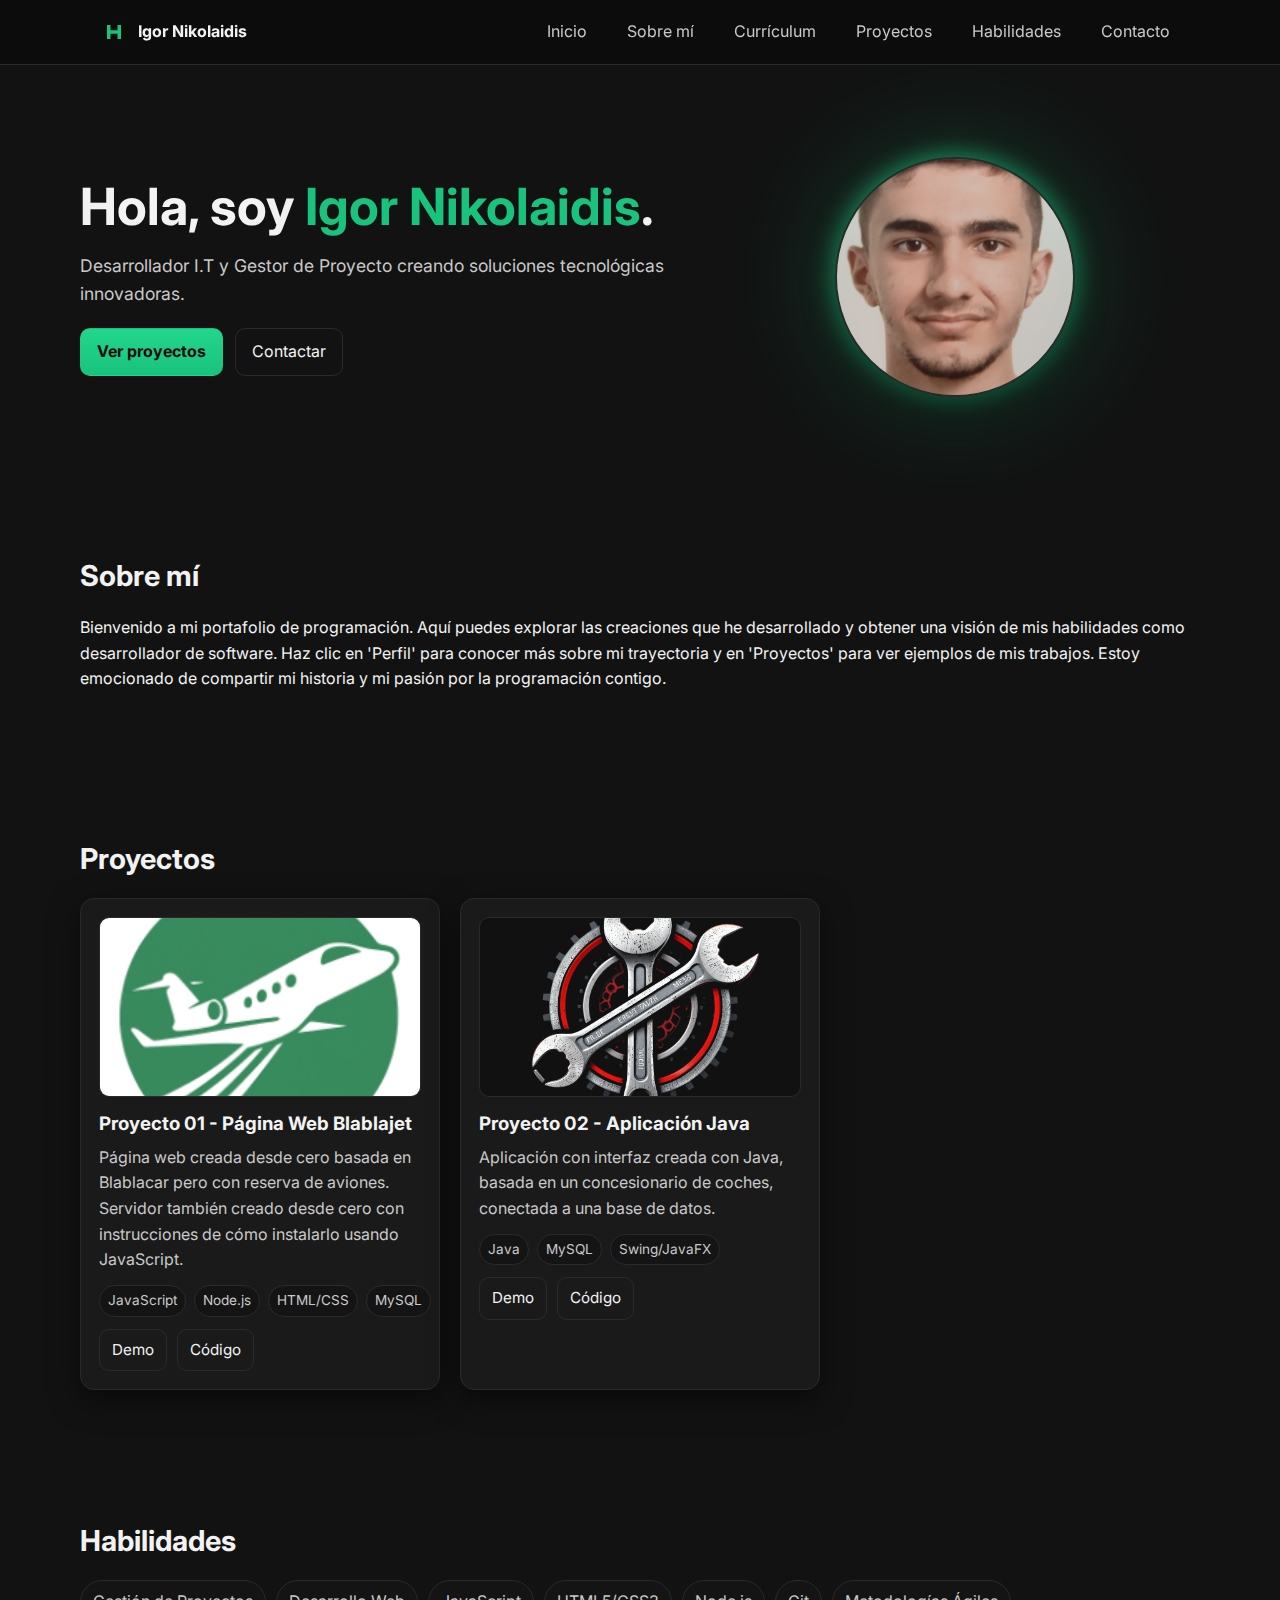
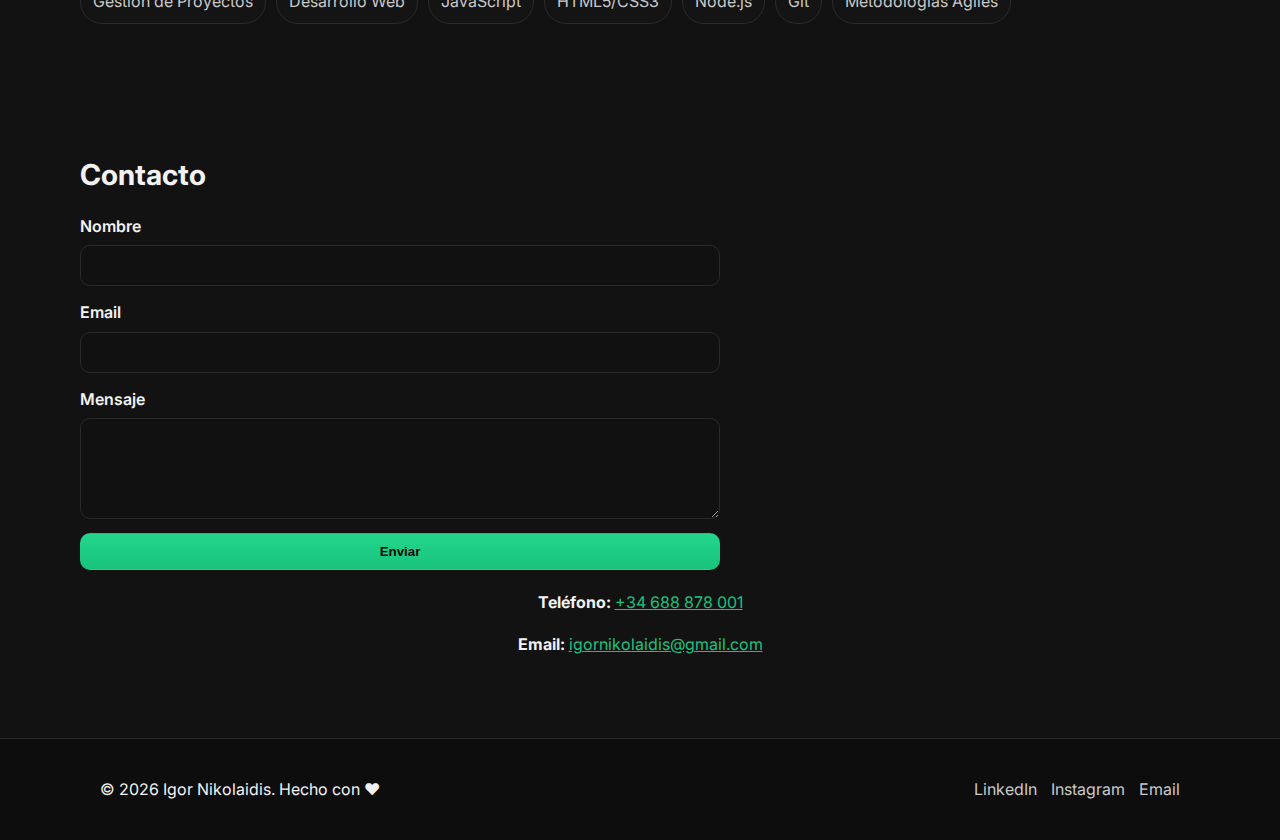
<file: index.html>
<!doctype html>
<html lang="es">
<head>
	<meta charset="utf-8" />
	<meta name="viewport" content="width=device-width, initial-scale=1" />
	<title>Igor Nikolaidis | Desarrollador I.T</title>
	<meta name="description" content="Portafolio de Igor Nikolaidis - Desarrollador I.T y Gestor de Proyecto. Descubre mis proyectos y habilidades." />
	<link rel="preconnect" href="https://fonts.googleapis.com">
	<link rel="preconnect" href="https://fonts.gstatic.com" crossorigin>
	<link href="https://fonts.googleapis.com/css2?family=Inter:wght@300;400;600;800&display=swap" rel="stylesheet">
	<link rel="stylesheet" href="Css/styles.css" />
	<link rel="icon" href="assets/favicon.svg" type="image/svg+xml">
</head>
<body>
	<header class="site-header">
		<div class="container header-inner">
			<a class="brand" href="#home" aria-label="Ir al inicio">
				<svg class="logo" viewBox="0 0 32 32" aria-hidden="true"><path d="M4 4h24v24H4z" fill="none"/><path d="M8 24V8h4v6h8V8h4v16h-4v-6h-8v6z" fill="currentColor"/></svg>
				<span>Igor Nikolaidis</span>
			</a>
			<button class="nav-toggle" aria-label="Abrir menú" aria-expanded="false" aria-controls="site-nav">
				<span></span><span></span><span></span>
			</button>
			<nav id="site-nav" class="site-nav" aria-label="Principal">
				<ul>
					<li><a href="#home">Inicio</a></li>
					<li><a href="#about">Sobre mí</a></li>
					<li><a href="curriculum.html">Currículum</a></li>
					<li><a href="proyectos.html">Proyectos</a></li>
					<li><a href="#skills">Habilidades</a></li>
					<li><a href="#contact">Contacto</a></li>
				</ul>
			</nav>
		</div>
	</header>

	<main id="home">
		<section class="hero container" aria-labelledby="hero-title">
			<div class="hero-text">
				<h1 id="hero-title">Hola, soy <span class="accent">Igor Nikolaidis</span>.</h1>
				<p class="lead">Desarrollador I.T y Gestor de Proyecto creando soluciones tecnológicas innovadoras.</p>
				<div class="hero-cta">
					<a class="btn primary" href="proyectos.html">Ver proyectos</a>
					<a class="btn ghost" href="#contact">Contactar</a>
				</div>
			</div>
			<div class="hero-art" aria-hidden="true">
				<div class="orb"></div>
				<img class="hero-photo" src="Media/FotoPerfil.jpg" alt="Foto de perfil de Igor Nikolaidis" />
			</div>
		</section>

		<section id="about" class="section container" aria-labelledby="about-title">
			<h2 id="about-title">Sobre mí</h2>
			<p>Bienvenido a mi portafolio de programación. Aquí puedes explorar las creaciones que he desarrollado y obtener una visión de mis habilidades como desarrollador de software. Haz clic en 'Perfil' para conocer más sobre mi trayectoria y en 'Proyectos' para ver ejemplos de mis trabajos. Estoy emocionado de compartir mi historia y mi pasión por la programación contigo.
			</p>
		</section>

		<section id="projects" class="section container" aria-labelledby="projects-title">
			<h2 id="projects-title">Proyectos</h2>
			<div class="grid projects-grid">
				<article class="card">
					<img class="card-img" src="Media/BlablaIcon.png" alt="Captura del proyecto Blablajet" loading="lazy" />
					<h3>Proyecto 01 - Página Web Blablajet</h3>
					<p>Página web creada desde cero basada en Blablacar pero con reserva de aviones. Servidor también creado desde cero con instrucciones de cómo instalarlo usando JavaScript.</p>
					<ul class="tags">
						<li>JavaScript</li>
						<li>Node.js</li>
						<li>HTML/CSS</li>
						<li>MySQL</li>
					</ul>
					<div class="card-actions">
						<a class="btn small" href="#" target="_blank" rel="noopener">Demo</a>
						<a class="btn small ghost" href="#" target="_blank" rel="noopener">Código</a>
					</div>
				</article>
				
				<article class="card">
					<img class="card-img" src="Media/Concesionario.png" alt="Captura de la aplicación Java de concesionario" loading="lazy" />
					<h3>Proyecto 02 - Aplicación Java</h3>
					<p>Aplicación con interfaz creada con Java, basada en un concesionario de coches, conectada a una base de datos.</p>
					<ul class="tags">
						<li>Java</li>
						<li>MySQL</li>
						<li>Swing/JavaFX</li>
					</ul>
					<div class="card-actions">
						<a class="btn small" href="#" target="_blank" rel="noopener">Demo</a>
						<a class="btn small ghost" href="#" target="_blank" rel="noopener">Código</a>
					</div>
				</article>
			</div>
		</section>

		<section id="skills" class="section container" aria-labelledby="skills-title">
			<h2 id="skills-title">Habilidades</h2>
			<ul class="skills-list">
				<li>Gestión de Proyectos</li>
				<li>Desarrollo Web</li>
				<li>JavaScript</li>
				<li>HTML5/CSS3</li>
				<li>Node.js</li>
				<li>Git</li>
				<li>Metodologías Ágiles</li>
			</ul>
		</section>

		<section id="contact" class="section container" aria-labelledby="contact-title">
			<h2 id="contact-title">Contacto</h2>
			<form class="contact-form" action="https://formspree.io/f/mgegbvkw" method="POST">
				<label>
					<span>Nombre</span>
					<input type="text" name="name" required />
				</label>
				<label>
					<span>Email</span>
					<input type="email" name="email" required />
				</label>
				<label>
					<span>Mensaje</span>
					<textarea name="message" rows="5" required></textarea>
				</label>
				<button class="btn primary" type="submit">Enviar</button>
			</form>
			<div style="margin-top: 20px; text-align: center;">
				<p><strong>Teléfono:</strong> <a href="tel:+34688878001" style="color: var(--accent);">+34 688 878 001</a></p>
				<p><strong>Email:</strong> <a href="mailto:igornikolaidis@gmail.com" style="color: var(--accent);">igornikolaidis@gmail.com</a></p>
			</div>
		</section>
	</main>

	<footer class="site-footer">
		<div class="container footer-inner">
			<p>© <span id="year"></span> Igor Nikolaidis. Hecho con ❤</p>
			<ul class="social">
				<li><a href="https://linkedin.com/in/igornikolaidis" target="_blank" rel="noopener" aria-label="LinkedIn">LinkedIn</a></li>
				<li><a href="https://instagram.com/igornikolaidis" target="_blank" rel="noopener" aria-label="Instagram">Instagram</a></li>
				<li><a href="mailto:igornikolaidis@gmail.com" aria-label="Email">Email</a></li>
			</ul>
		</div>
	</footer>

	<script src="Js/script.js"></script>
</body>
</html>
</file>
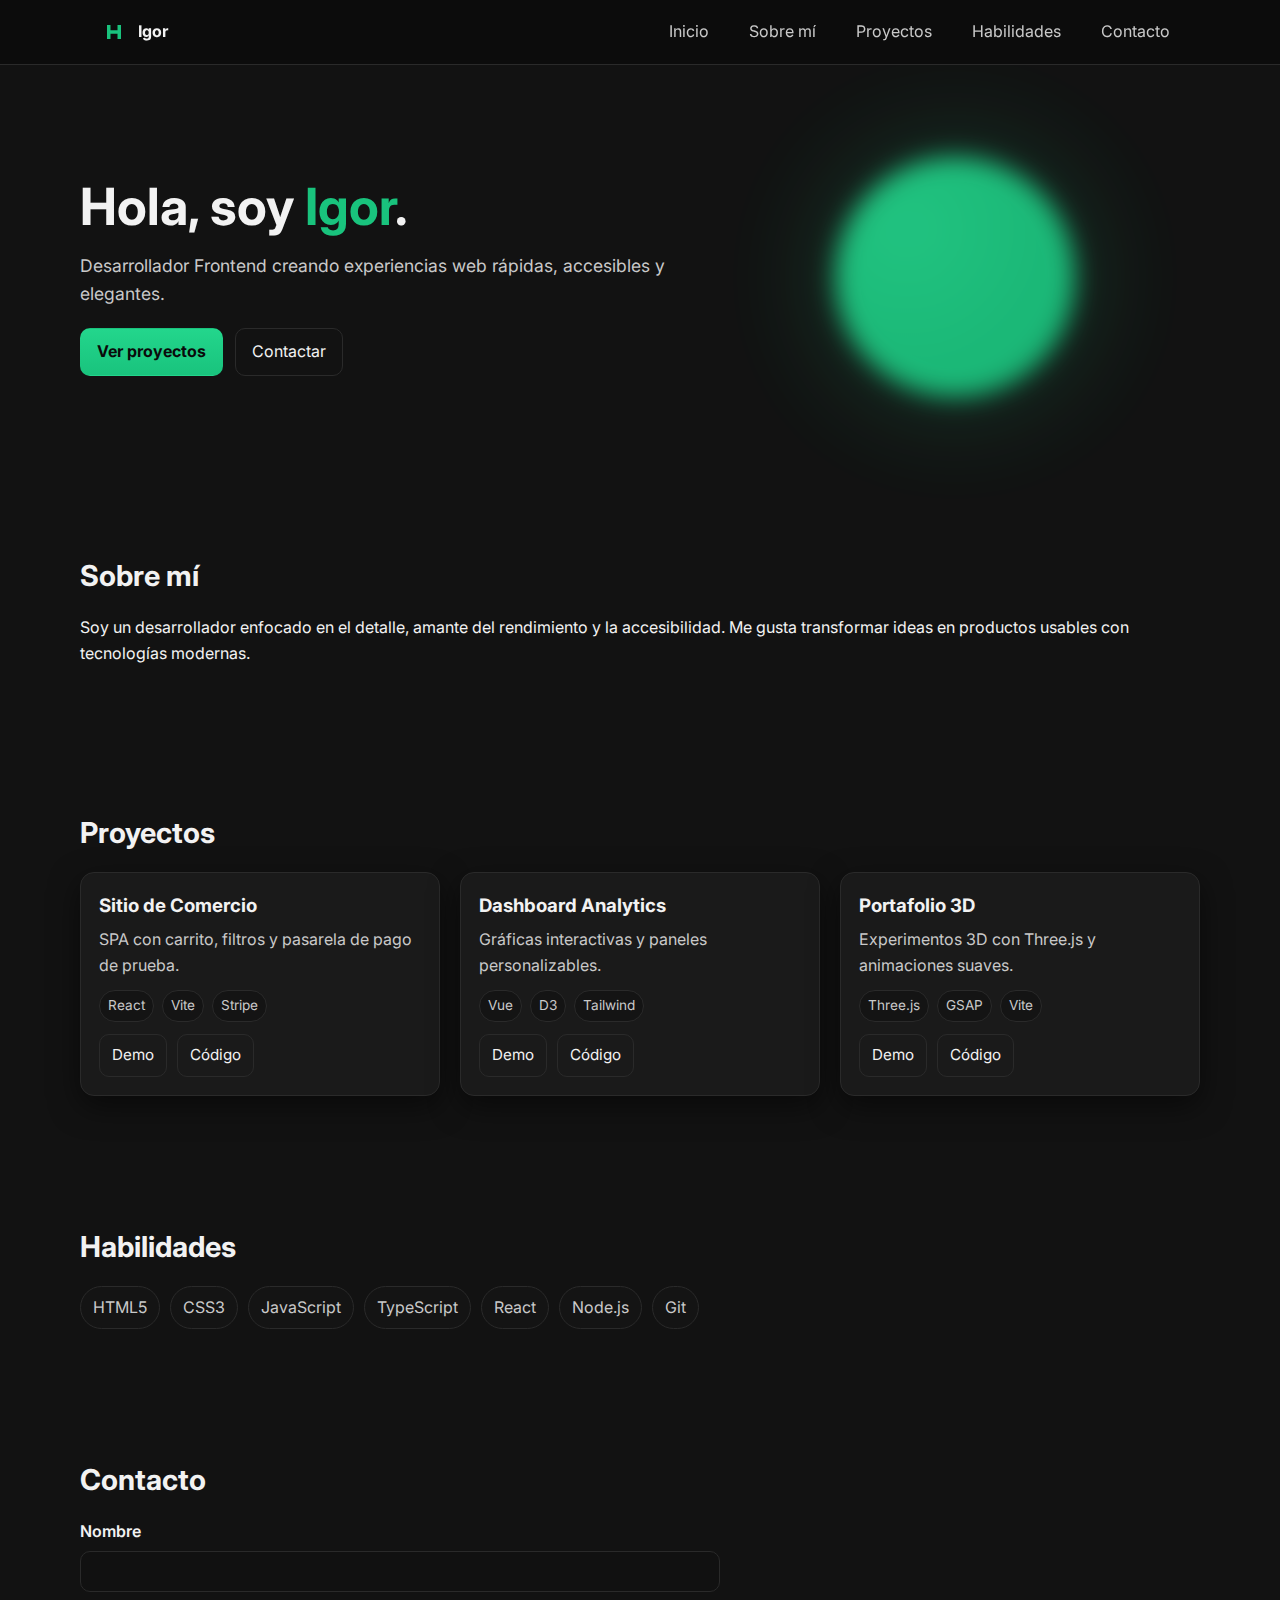
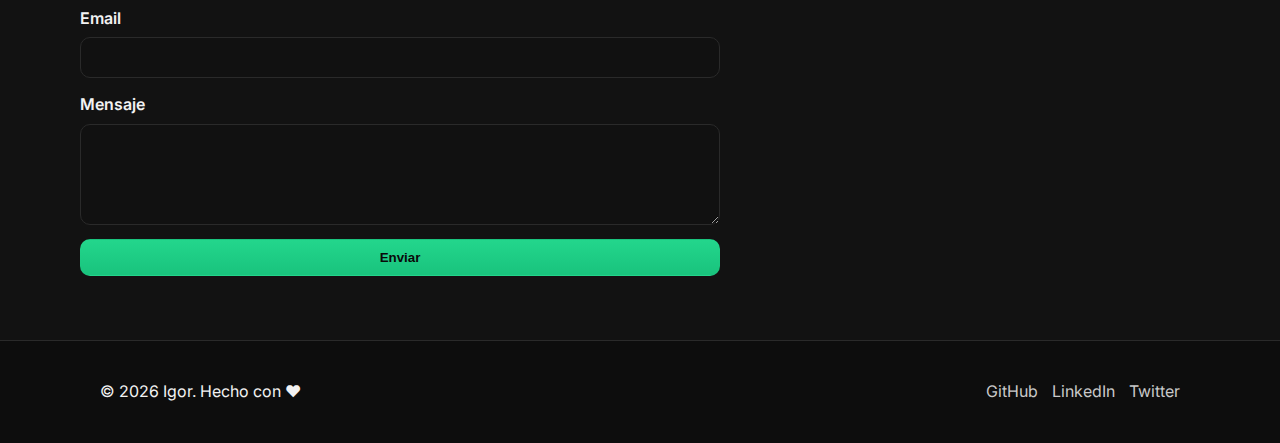
<file: Html/index.html>
<!doctype html>
<html lang="es">
<head>
	<meta charset="utf-8" />
	<meta name="viewport" content="width=device-width, initial-scale=1" />
	<title>Igor | Portfolio</title>
	<meta name="description" content="Portafolio de desarrollador: proyectos, habilidades y contacto." />
	<link rel="preconnect" href="https://fonts.googleapis.com">
	<link rel="preconnect" href="https://fonts.gstatic.com" crossorigin>
	<link href="https://fonts.googleapis.com/css2?family=Inter:wght@300;400;600;800&display=swap" rel="stylesheet">
	<link rel="stylesheet" href="/Css/styles.css" />
	<link rel="icon" href="assets/favicon.svg" type="image/svg+xml">
</head>
<body>
	<header class="site-header">
		<div class="container header-inner">
			<a class="brand" href="#home" aria-label="Ir al inicio">
				<svg class="logo" viewBox="0 0 32 32" aria-hidden="true"><path d="M4 4h24v24H4z" fill="none"/><path d="M8 24V8h4v6h8V8h4v16h-4v-6h-8v6z" fill="currentColor"/></svg>
				<span>Igor</span>
			</a>
			<button class="nav-toggle" aria-label="Abrir menú" aria-expanded="false" aria-controls="site-nav">
				<span></span><span></span><span></span>
			</button>
			<nav id="site-nav" class="site-nav" aria-label="Principal">
				<ul>
					<li><a href="#home">Inicio</a></li>
					<li><a href="#about">Sobre mí</a></li>
					<li><a href="#projects">Proyectos</a></li>
					<li><a href="#skills">Habilidades</a></li>
					<li><a href="#contact">Contacto</a></li>
				</ul>
			</nav>
		</div>
	</header>

	<main id="home">
		<section class="hero container" aria-labelledby="hero-title">
			<div class="hero-text">
				<h1 id="hero-title">Hola, soy <span class="accent">Igor</span>.</h1>
				<p class="lead">Desarrollador Frontend creando experiencias web rápidas, accesibles y elegantes.</p>
				<div class="hero-cta">
					<a class="btn primary" href="#projects">Ver proyectos</a>
					<a class="btn ghost" href="#contact">Contactar</a>
				</div>
			</div>
			<div class="hero-art" aria-hidden="true">
				<div class="orb"></div>
			</div>
		</section>

		<section id="about" class="section container" aria-labelledby="about-title">
			<h2 id="about-title">Sobre mí</h2>
			<p>Soy un desarrollador enfocado en el detalle, amante del rendimiento y la accesibilidad. Me gusta transformar ideas en productos usables con tecnologías modernas.</p>
		</section>

		<section id="projects" class="section container" aria-labelledby="projects-title">
			<h2 id="projects-title">Proyectos</h2>
			<div class="grid projects-grid">
				<article class="card">
					<h3>Sitio de Comercio</h3>
					<p>SPA con carrito, filtros y pasarela de pago de prueba.</p>
					<ul class="tags"><li>React</li><li>Vite</li><li>Stripe</li></ul>
					<div class="card-actions">
						<a class="btn small" href="#" target="_blank" rel="noopener">Demo</a>
						<a class="btn small ghost" href="#" target="_blank" rel="noopener">Código</a>
					</div>
				</article>
				<article class="card">
					<h3>Dashboard Analytics</h3>
					<p>Gráficas interactivas y paneles personalizables.</p>
					<ul class="tags"><li>Vue</li><li>D3</li><li>Tailwind</li></ul>
					<div class="card-actions">
						<a class="btn small" href="#" target="_blank" rel="noopener">Demo</a>
						<a class="btn small ghost" href="#" target="_blank" rel="noopener">Código</a>
					</div>
				</article>
				<article class="card">
					<h3>Portafolio 3D</h3>
					<p>Experimentos 3D con Three.js y animaciones suaves.</p>
					<ul class="tags"><li>Three.js</li><li>GSAP</li><li>Vite</li></ul>
					<div class="card-actions">
						<a class="btn small" href="#" target="_blank" rel="noopener">Demo</a>
						<a class="btn small ghost" href="#" target="_blank" rel="noopener">Código</a>
					</div>
				</article>
			</div>
		</section>

		<section id="skills" class="section container" aria-labelledby="skills-title">
			<h2 id="skills-title">Habilidades</h2>
			<ul class="skills-list">
				<li>HTML5</li>
				<li>CSS3</li>
				<li>JavaScript</li>
				<li>TypeScript</li>
				<li>React</li>
				<li>Node.js</li>
				<li>Git</li>
			</ul>
		</section>

		<section id="contact" class="section container" aria-labelledby="contact-title">
			<h2 id="contact-title">Contacto</h2>
			<form class="contact-form" action="https://formspree.io/f/mgegbvkw" method="POST">
				<label>
					<span>Nombre</span>
					<input type="text" name="name" required />
				</label>
				<label>
					<span>Email</span>
					<input type="email" name="email" required />
				</label>
				<label>
					<span>Mensaje</span>
					<textarea name="message" rows="5" required></textarea>
				</label>
				<button class="btn primary" type="submit">Enviar</button>
			</form>
		</section>
	</main>

	<footer class="site-footer">
		<div class="container footer-inner">
			<p>© <span id="year"></span> Igor. Hecho con ❤</p>
			<ul class="social">
				<li><a href="#" aria-label="GitHub">GitHub</a></li>
				<li><a href="#" aria-label="LinkedIn">LinkedIn</a></li>
				<li><a href="#" aria-label="Twitter">Twitter</a></li>
			</ul>
		</div>
	</footer>

	<script src="/Js/script.js"></script>
</body>
</html>
</file>
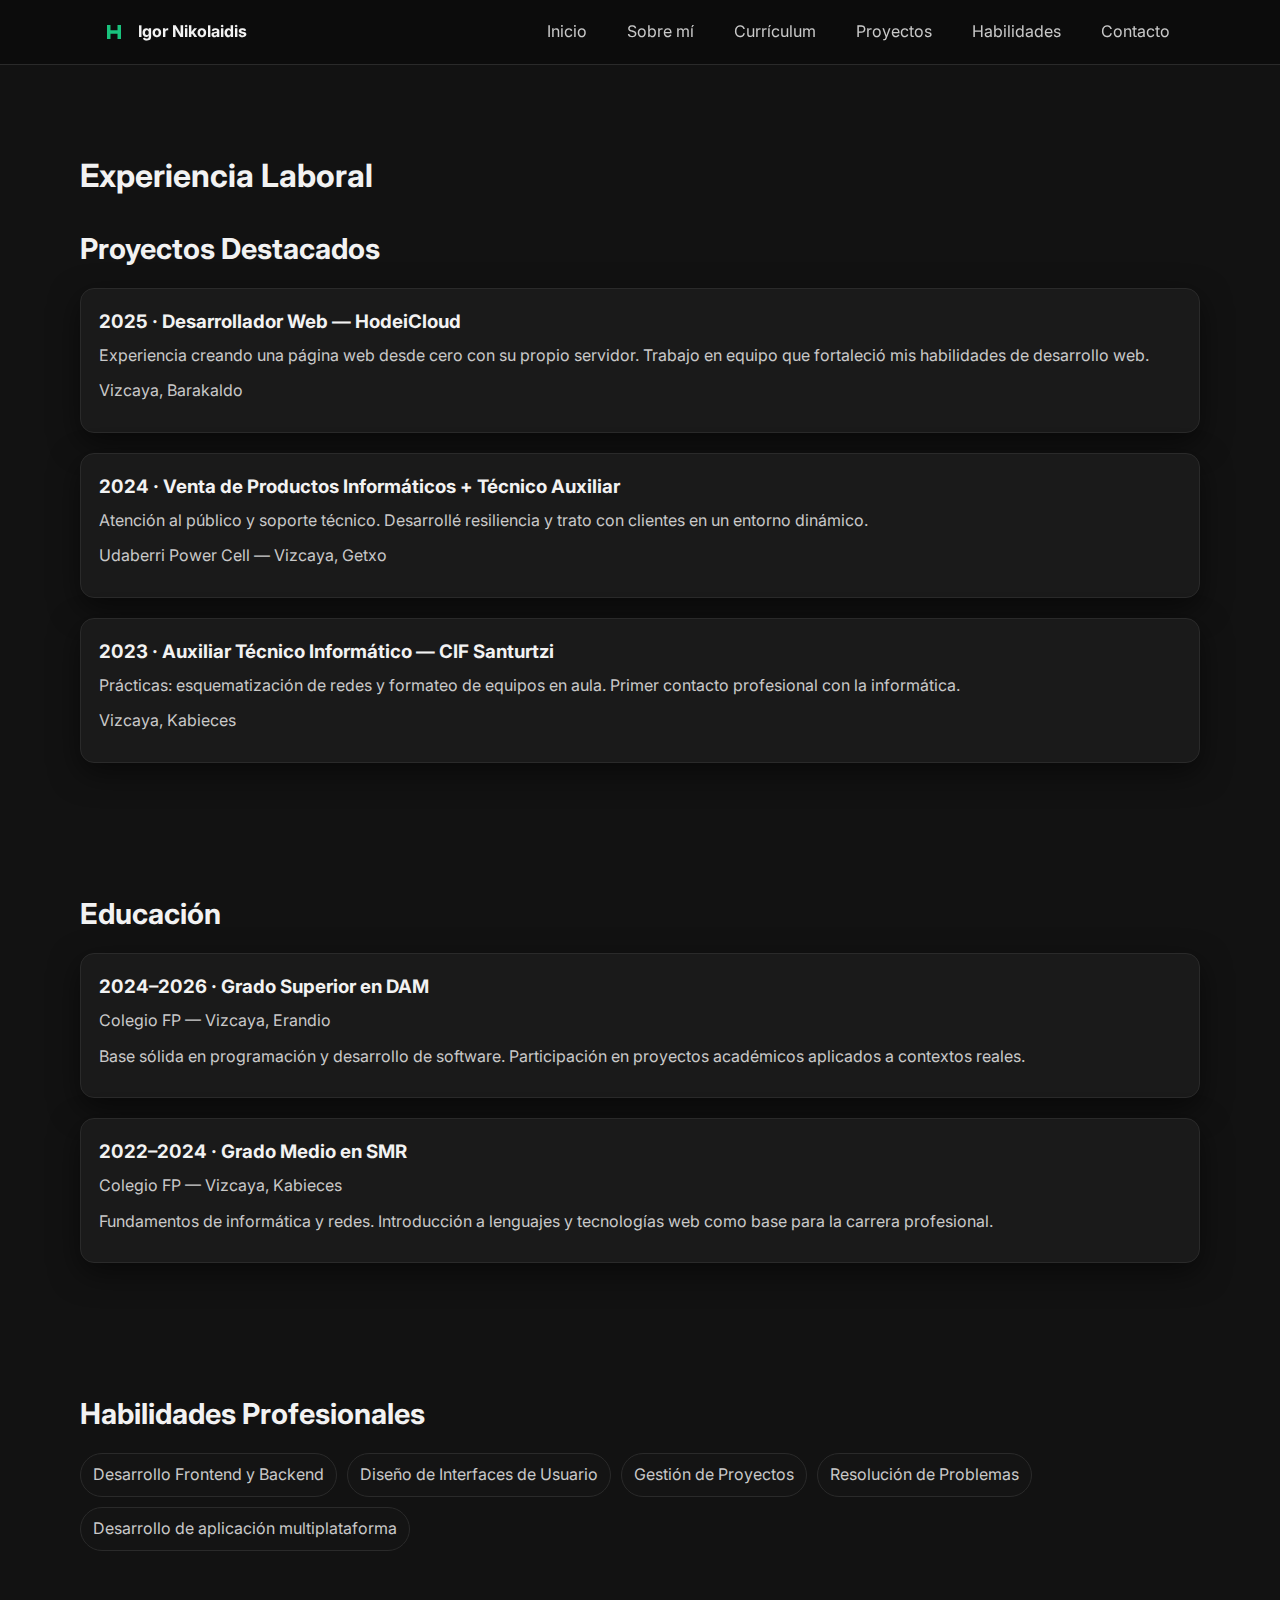
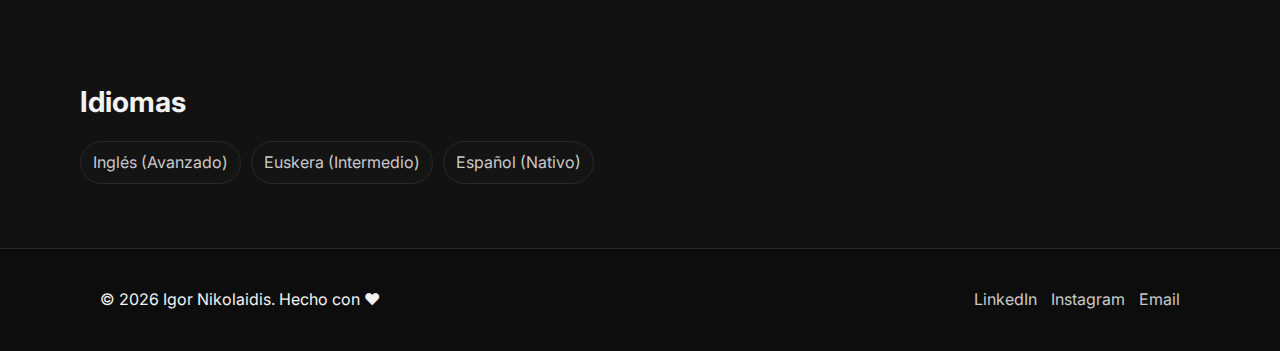
<file: curriculum.html>
<!doctype html>
<html lang="es">
<head>
	<meta charset="utf-8" />
	<meta name="viewport" content="width=device-width, initial-scale=1" />
	<title>Currículum | Igor Nikolaidis</title>
	<meta name="description" content="Experiencia laboral, educación, habilidades e idiomas de Igor Nikolaidis." />
	<link rel="preconnect" href="https://fonts.googleapis.com">
	<link rel="preconnect" href="https://fonts.gstatic.com" crossorigin>
	<link href="https://fonts.googleapis.com/css2?family=Inter:wght@300;400;600;800&display=swap" rel="stylesheet">
	<link rel="stylesheet" href="Css/styles.css" />
	<link rel="icon" href="assets/favicon.svg" type="image/svg+xml">
</head>
<body>
	<header class="site-header">
		<div class="container header-inner">
			<a class="brand" href="index.html#home" aria-label="Ir al inicio">
				<svg class="logo" viewBox="0 0 32 32" aria-hidden="true"><path d="M4 4h24v24H4z" fill="none"/><path d="M8 24V8h4v6h8V8h4v16h-4v-6h-8v6z" fill="currentColor"/></svg>
				<span>Igor Nikolaidis</span>
			</a>
			<button class="nav-toggle" aria-label="Abrir menú" aria-expanded="false" aria-controls="site-nav">
				<span></span><span></span><span></span>
			</button>
			<nav id="site-nav" class="site-nav" aria-label="Principal">
				<ul>
					<li><a href="index.html#home">Inicio</a></li>
					<li><a href="index.html#about">Sobre mí</a></li>
					<li><a href="curriculum.html" aria-current="page">Currículum</a></li>
					<li><a href="proyectos.html">Proyectos</a></li>
					<li><a href="index.html#skills">Habilidades</a></li>
					<li><a href="index.html#contact">Contacto</a></li>
				</ul>
			</nav>
		</div>
	</header>

	<main>
		<section class="section container" aria-labelledby="exp-title">
			<h1 id="exp-title">Experiencia Laboral</h1>
			<h2 style="margin-top: 24px;">Proyectos Destacados</h2>
			<div class="grid" style="margin-top: 16px;">
				<article class="card">
					<h3>2025 · Desarrollador Web — HodeiCloud</h3>
					<p>Experiencia creando una página web desde cero con su propio servidor. Trabajo en equipo que fortaleció mis habilidades de desarrollo web.</p>
					<p class="muted">Vizcaya, Barakaldo</p>
				</article>
				<article class="card">
					<h3>2024 · Venta de Productos Informáticos + Técnico Auxiliar</h3>
					<p>Atención al público y soporte técnico. Desarrollé resiliencia y trato con clientes en un entorno dinámico.</p>
					<p class="muted">Udaberri Power Cell — Vizcaya, Getxo</p>
				</article>
				<article class="card">
					<h3>2023 · Auxiliar Técnico Informático — CIF Santurtzi</h3>
					<p>Prácticas: esquematización de redes y formateo de equipos en aula. Primer contacto profesional con la informática.</p>
					<p class="muted">Vizcaya, Kabieces</p>
				</article>
			</div>
		</section>

		<section class="section container" aria-labelledby="edu-title">
			<h2 id="edu-title">Educación</h2>
			<div class="grid" style="margin-top: 16px;">
				<article class="card">
					<h3>2024–2026 · Grado Superior en DAM</h3>
					<p>Colegio FP — Vizcaya, Erandio</p>
					<p>Base sólida en programación y desarrollo de software. Participación en proyectos académicos aplicados a contextos reales.</p>
				</article>
				<article class="card">
					<h3>2022–2024 · Grado Medio en SMR</h3>
					<p>Colegio FP — Vizcaya, Kabieces</p>
					<p>Fundamentos de informática y redes. Introducción a lenguajes y tecnologías web como base para la carrera profesional.</p>
				</article>
			</div>
		</section>

		<section class="section container" aria-labelledby="skills-title">
			<h2 id="skills-title">Habilidades Profesionales</h2>
			<ul class="skills-list" style="margin-top: 12px;">
				<li>Desarrollo Frontend y Backend</li>
				<li>Diseño de Interfaces de Usuario</li>
				<li>Gestión de Proyectos</li>
				<li>Resolución de Problemas</li>
				<li>Desarrollo de aplicación multiplataforma</li>
			</ul>
		</section>

		<section class="section container" aria-labelledby="lang-title">
			<h2 id="lang-title">Idiomas</h2>
			<ul class="skills-list" style="margin-top: 12px;">
				<li>Inglés (Avanzado)</li>
				<li>Euskera (Intermedio)</li>
				<li>Español (Nativo)</li>
			</ul>
		</section>
	</main>

	<footer class="site-footer">
		<div class="container footer-inner">
			<p>© <span id="year"></span> Igor Nikolaidis. Hecho con ❤</p>
			<ul class="social">
				<li><a href="https://linkedin.com/in/igornikolaidis" target="_blank" rel="noopener" aria-label="LinkedIn">LinkedIn</a></li>
				<li><a href="https://instagram.com/igornikolaidis" target="_blank" rel="noopener" aria-label="Instagram">Instagram</a></li>
				<li><a href="mailto:igornikolaidis@gmail.com" aria-label="Email">Email</a></li>
			</ul>
		</div>
	</footer>

	<script src="Js/script.js"></script>
</body>
</html>
</file>
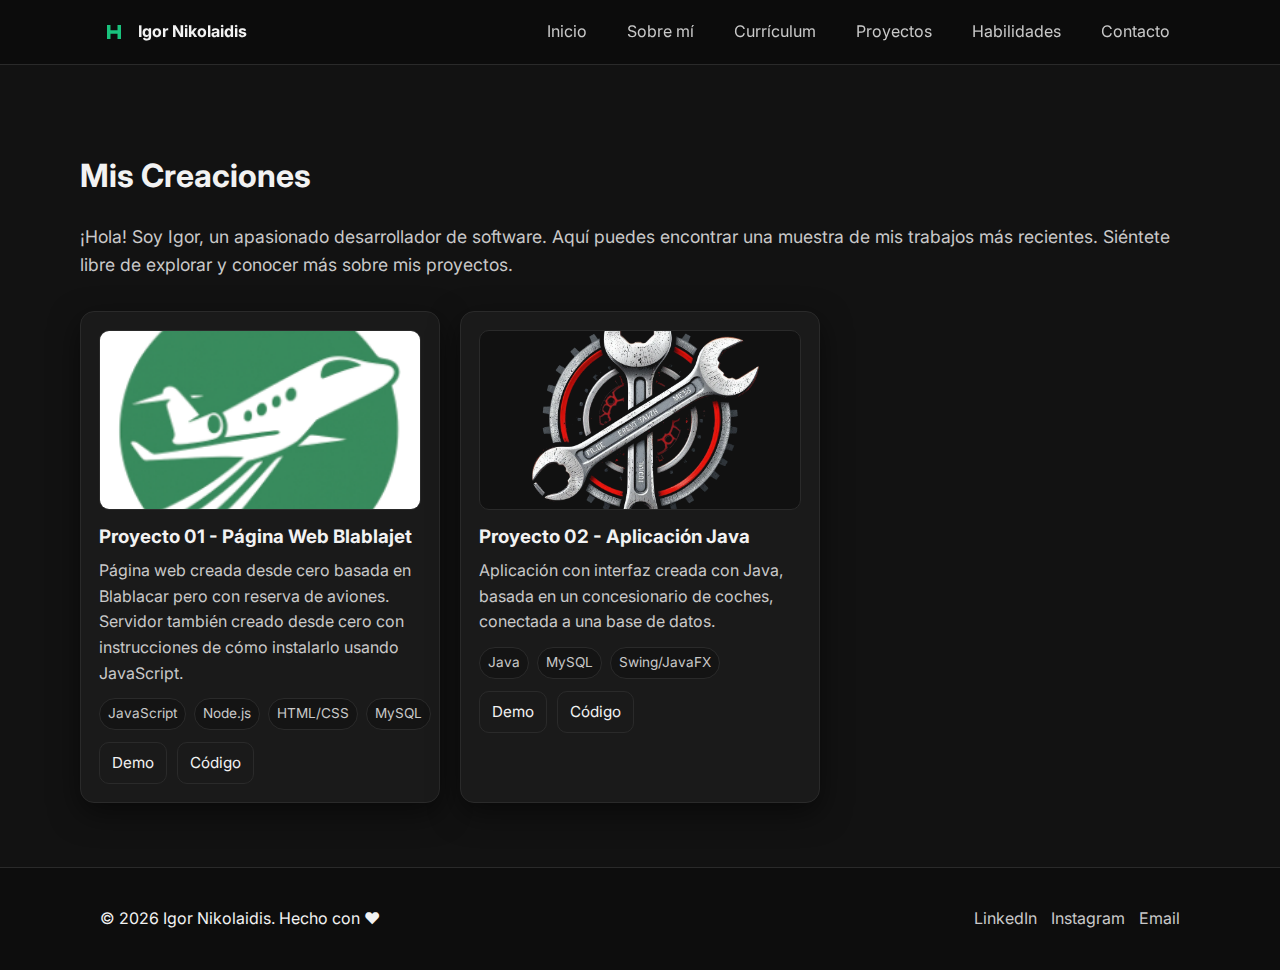
<file: proyectos.html>
<!doctype html>
<html lang="es">
<head>
	<meta charset="utf-8" />
	<meta name="viewport" content="width=device-width, initial-scale=1" />
	<title>Proyectos | Igor Nikolaidis</title>
	<meta name="description" content="Portafolio de proyectos de Igor Nikolaidis - Desarrollador I.T y Gestor de Proyecto." />
	<link rel="preconnect" href="https://fonts.googleapis.com">
	<link rel="preconnect" href="https://fonts.gstatic.com" crossorigin>
	<link href="https://fonts.googleapis.com/css2?family=Inter:wght@300;400;600;800&display=swap" rel="stylesheet">
	<link rel="stylesheet" href="Css/styles.css" />
	<link rel="icon" href="assets/favicon.svg" type="image/svg+xml">
</head>
<body>
	<header class="site-header">
		<div class="container header-inner">
			<a class="brand" href="index.html#home" aria-label="Ir al inicio">
				<svg class="logo" viewBox="0 0 32 32" aria-hidden="true"><path d="M4 4h24v24H4z" fill="none"/><path d="M8 24V8h4v6h8V8h4v16h-4v-6h-8v6z" fill="currentColor"/></svg>
				<span>Igor Nikolaidis</span>
			</a>
			<button class="nav-toggle" aria-label="Abrir menú" aria-expanded="false" aria-controls="site-nav">
				<span></span><span></span><span></span>
			</button>
			<nav id="site-nav" class="site-nav" aria-label="Principal">
				<ul>
					<li><a href="index.html#home">Inicio</a></li>
					<li><a href="index.html#about">Sobre mí</a></li>
					<li><a href="curriculum.html">Currículum</a></li>
					<li><a href="proyectos.html" aria-current="page">Proyectos</a></li>
					<li><a href="index.html#skills">Habilidades</a></li>
					<li><a href="index.html#contact">Contacto</a></li>
				</ul>
			</nav>
		</div>
	</header>

	<main>
		<section class="section container" aria-labelledby="proyectos-title">
			<h1 id="proyectos-title">Mis Creaciones</h1>
			<p style="margin-top: 16px; color: var(--text-1); font-size: 1.1rem;">¡Hola! Soy Igor, un apasionado desarrollador de software. Aquí puedes encontrar una muestra de mis trabajos más recientes. Siéntete libre de explorar y conocer más sobre mis proyectos.</p>
			
			<div class="grid projects-grid" style="margin-top: 32px;">
				<article class="card">
					<img class="card-img" src="Media/BlablaIcon.png" alt="Captura del proyecto Blablajet" loading="lazy" />
					<h3>Proyecto 01 - Página Web Blablajet</h3>
					<p>Página web creada desde cero basada en Blablacar pero con reserva de aviones. Servidor también creado desde cero con instrucciones de cómo instalarlo usando JavaScript.</p>
					<ul class="tags">
						<li>JavaScript</li>
						<li>Node.js</li>
						<li>HTML/CSS</li>
						<li>MySQL</li>
					</ul>
					<div class="card-actions">
						<a class="btn small" href="#" target="_blank" rel="noopener">Demo</a>
						<a class="btn small ghost" href="#" target="_blank" rel="noopener">Código</a>
					</div>
				</article>
				
				<article class="card">
					<img class="card-img" src="Media/Concesionario.png" alt="Captura de la aplicación Java de concesionario" loading="lazy" />
					<h3>Proyecto 02 - Aplicación Java</h3>
					<p>Aplicación con interfaz creada con Java, basada en un concesionario de coches, conectada a una base de datos.</p>
					<ul class="tags">
						<li>Java</li>
						<li>MySQL</li>
						<li>Swing/JavaFX</li>
					</ul>
					<div class="card-actions">
						<a class="btn small" href="#" target="_blank" rel="noopener">Demo</a>
						<a class="btn small ghost" href="#" target="_blank" rel="noopener">Código</a>
					</div>
				</article>
			</div>
		</section>
	</main>

	<footer class="site-footer">
		<div class="container footer-inner">
			<p>© <span id="year"></span> Igor Nikolaidis. Hecho con ❤</p>
			<ul class="social">
				<li><a href="https://linkedin.com/in/igornikolaidis" target="_blank" rel="noopener" aria-label="LinkedIn">LinkedIn</a></li>
				<li><a href="https://instagram.com/igornikolaidis" target="_blank" rel="noopener" aria-label="Instagram">Instagram</a></li>
				<li><a href="mailto:igornikolaidis@gmail.com" aria-label="Email">Email</a></li>
			</ul>
		</div>
	</footer>

	<script src="Js/script.js"></script>
</body>
</html>
</file>
<file: Css/styles.css>
:root {
  --bg-0: #0a0a0a; /* negro profundo */
  --bg-1: #121212; /* negro/gris oscuro */
  --text-0: #f2f2f2; /* texto principal */
  --text-1: #c9c9c9; /* texto secundario */
  --muted: #8a8a8a; /* gris */
  --accent: #19c37d; /* verde secundario */
  --accent-2: #23d68c;
  --card: #1a1a1a;
  --border: #2a2a2a;
  --shadow: 0 10px 30px rgba(0, 0, 0, 0.5);
}

* { box-sizing: border-box; }
html, body { height: 100%; }
body {
  margin: 0;
  font-family: 'Inter', system-ui, -apple-system, Segoe UI, Roboto, "Helvetica Neue", Arial, "Noto Sans", "Apple Color Emoji", "Segoe UI Emoji";
  background: var(--bg-1);
  color: var(--text-0);
  line-height: 1.6;
}

.container { max-width: 1120px; margin: 0 auto; padding: 0 20px; }

/* Header */
.site-header { position: sticky; top: 0; z-index: 10; backdrop-filter: blur(8px); background: rgba(10,10,10,0.7); border-bottom: 1px solid var(--border); }
.header-inner { display: flex; align-items: center; justify-content: space-between; height: 64px; }
.brand { display: inline-flex; align-items: center; gap: 10px; color: var(--text-0); text-decoration: none; font-weight: 700; }
.logo { width: 28px; height: 28px; color: var(--accent); }

.site-nav ul { display: flex; gap: 20px; list-style: none; margin: 0; padding: 0; }
.site-nav a { color: var(--text-1); text-decoration: none; padding: 8px 10px; border-radius: 8px; }
.site-nav a:hover, .site-nav a:focus { color: var(--text-0); background: #1a1a1a; }

.nav-toggle { display: none; width: 40px; height: 40px; background: transparent; border: 1px solid var(--border); border-radius: 8px; color: var(--text-0); align-items: center; justify-content: center; gap: 4px; }
.nav-toggle span { display: block; width: 18px; height: 2px; background: var(--text-0); }

/* Hero */
.hero { display: grid; grid-template-columns: 1.2fr 1fr; align-items: center; gap: 40px; padding: 72px 0; }
.hero-text h1 { font-size: clamp(2rem, 5vw, 3.2rem); line-height: 1.1; margin: 0 0 12px; }
.accent { color: var(--accent); }
.lead { color: var(--text-1); font-size: 1.1rem; }
.hero-cta { margin-top: 20px; display: flex; gap: 12px; }
.hero-art { position: relative; height: 280px; }
.orb { position: absolute; inset: 0; margin: auto; width: 240px; height: 240px; border-radius: 50%; background: radial-gradient(circle at 30% 30%, var(--accent-2), var(--accent)); filter: blur(12px); box-shadow: 0 0 120px rgba(35,214,140,0.28); opacity: 0.9; }
.hero-photo { position: absolute; inset: 0; margin: auto; width: 240px; height: 240px; aspect-ratio: 1 / 1; display: block; border-radius: 50%; object-fit: cover; object-position: center; border: 2px solid var(--border); box-shadow: var(--shadow); background: #111; transition: transform 180ms ease, box-shadow 180ms ease; }
.hero-art:hover .hero-photo { transform: scale(1.03); box-shadow: 0 18px 60px rgba(35,214,140,0.25); }
.hero-art:hover .orb { opacity: 1; filter: blur(10px) brightness(1.1); }

/* Sections */
.section { padding: 64px 0; }
.section h2 { font-size: 1.8rem; margin: 0 0 16px; }

/* Buttons */
.btn { display: inline-flex; align-items: center; justify-content: center; gap: 8px; padding: 10px 16px; border-radius: 10px; border: 1px solid var(--border); color: var(--text-0); text-decoration: none; cursor: pointer; transition: transform 140ms ease, background 140ms ease, color 140ms ease, border-color 140ms ease, box-shadow 140ms ease; }
.btn:hover { transform: translateY(-2px); box-shadow: 0 8px 24px rgba(0,0,0,0.35); }
.btn.primary { background: linear-gradient(180deg, var(--accent-2), var(--accent)); color: #0a0a0a; border-color: transparent; font-weight: 700; }
.btn.primary:hover { filter: brightness(1.05); }
.btn.ghost { background: transparent; color: var(--text-0); }
.btn.small { padding: 8px 12px; font-size: 0.95rem; }

/* Cards & grids */
.grid { display: grid; gap: 20px; }
.projects-grid { grid-template-columns: repeat(3, 1fr); }
.card { background: var(--card); border: 1px solid var(--border); border-radius: 14px; padding: 18px; box-shadow: var(--shadow); overflow: hidden; transition: transform 160ms ease, box-shadow 160ms ease, border-color 160ms ease; }
.card:hover { transform: translateY(-4px) scale(1.01); border-color: rgba(35,214,140,0.5); box-shadow: 0 16px 40px rgba(0,0,0,0.6); }
.card-img { width: 100%; height: 180px; object-fit: cover; border-radius: 10px; border: 1px solid var(--border); background: #111; margin-bottom: 12px; }
.projects-grid .card img { width: 100%; height: 180px; object-fit: cover; display: block; }
.card h3 { margin: 0 0 6px; }
.card p { margin: 0 0 10px; color: var(--text-1); }
.tags { display: flex; gap: 8px; list-style: none; padding: 0; margin: 12px 0; }
.tags li { font-size: 0.85rem; color: var(--text-1); background: #141414; border: 1px solid var(--border); padding: 4px 8px; border-radius: 999px; }
.card-actions { display: flex; gap: 10px; }

/* Skills */
.skills-list { display: flex; flex-wrap: wrap; gap: 10px; list-style: none; padding: 0; margin: 0; }
.skills-list li { background: #141414; border: 1px solid var(--border); padding: 8px 12px; border-radius: 999px; color: var(--text-1); transition: transform 140ms ease, color 140ms ease, border-color 140ms ease, box-shadow 140ms ease, background-color 140ms ease; }
.skills-list li:hover { color: var(--text-0); border-color: rgba(35,214,140,0.5); background-color: #171717; transform: translateY(-2px); box-shadow: 0 8px 20px rgba(0,0,0,0.35), 0 0 0 3px rgba(25,195,125,0.12) inset; }

/* Contact form */
.contact-form { display: grid; gap: 14px; max-width: 640px; }
.contact-form label { display: grid; gap: 6px; font-weight: 600; color: var(--text-0); }
.contact-form input, .contact-form textarea { background: #111; border: 1px solid var(--border); color: var(--text-0); padding: 12px; border-radius: 10px; outline: none; }
.contact-form input:focus, .contact-form textarea:focus { border-color: var(--accent); box-shadow: 0 0 0 3px rgba(25,195,125,0.18); }

/* Footer */
.site-footer { border-top: 1px solid var(--border); padding: 22px 0; background: rgba(10,10,10,0.6); }
.footer-inner { display: flex; align-items: center; justify-content: space-between; gap: 16px; }
.social { display: flex; gap: 14px; list-style: none; margin: 0; padding: 0; }
.social a { color: var(--text-1); text-decoration: none; transition: color 140ms ease, text-underline-offset 140ms ease, text-decoration-color 140ms ease; }
.social a:hover { color: var(--accent); text-decoration: underline; text-decoration-color: var(--accent); text-underline-offset: 3px; }

/* Responsive */
@media (max-width: 900px) {
  .hero { grid-template-columns: 1fr; }
  .hero-art { height: 200px; order: -1; }
  .projects-grid { grid-template-columns: 1fr 1fr; }
}

@media (max-width: 640px) {
  .nav-toggle { display: inline-flex; }
  .site-nav { position: fixed; inset: 64px 0 auto 0; background: rgba(10,10,10,0.96); border-bottom: 1px solid var(--border); transform: translateY(-110%); transition: transform 160ms ease; }
  .site-nav.open { transform: translateY(0); }
  .site-nav ul { flex-direction: column; padding: 16px; }
  .projects-grid { grid-template-columns: 1fr; }
  .footer-inner { flex-direction: column; }
}
</file>
